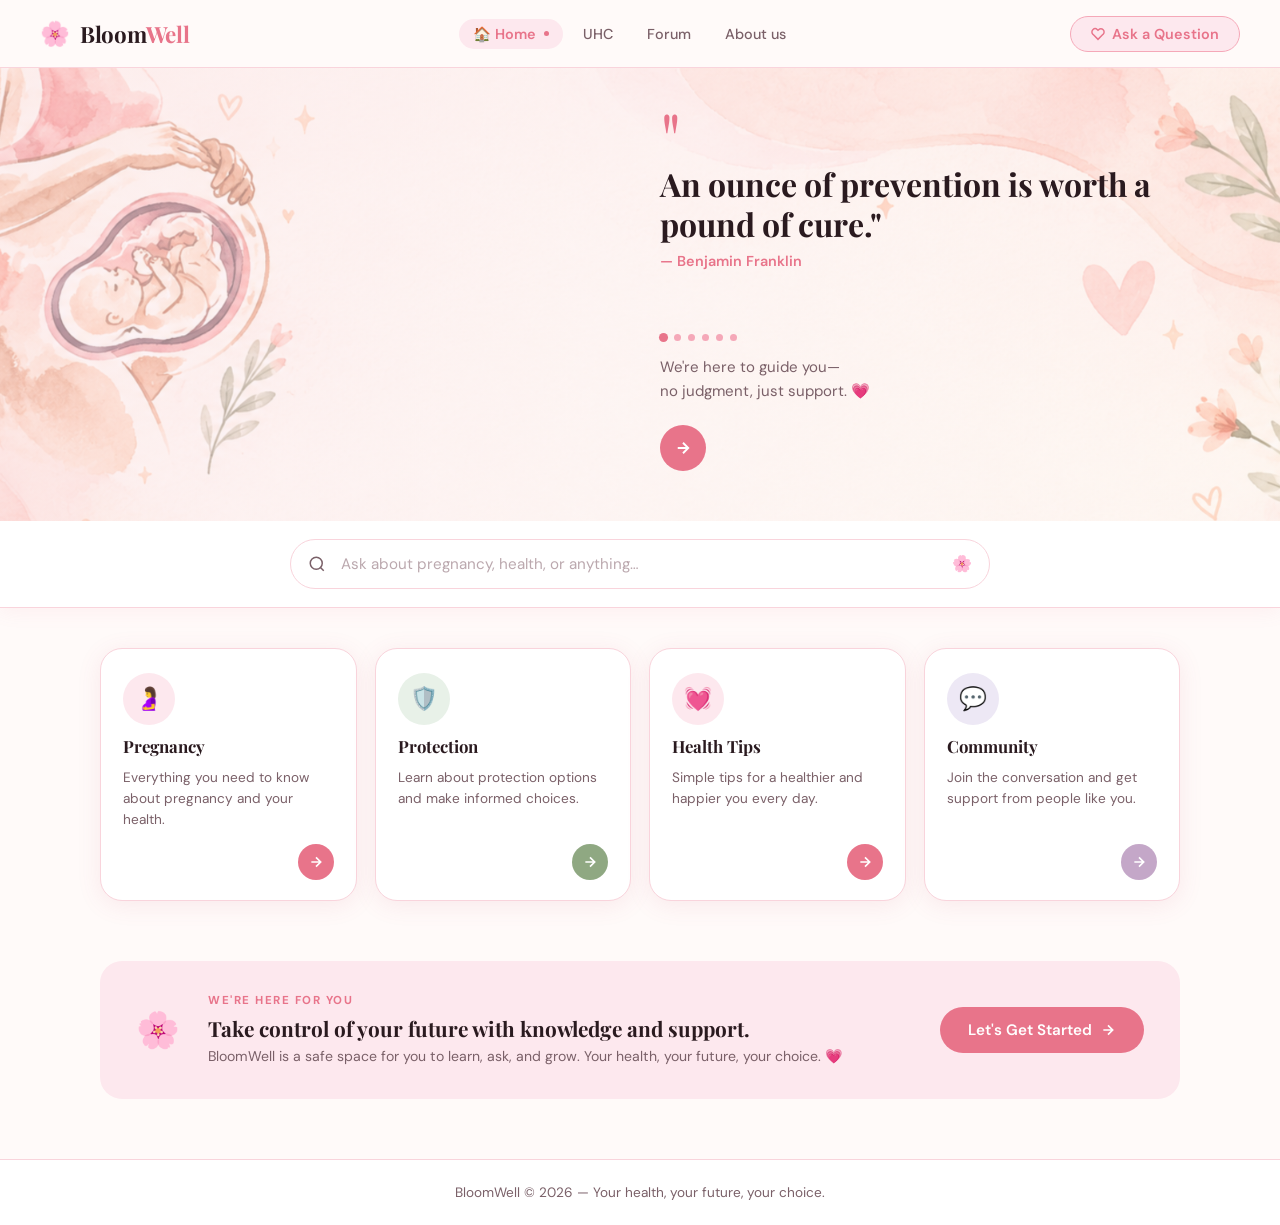
<file: index.html>
<!DOCTYPE html>
<html lang="en">
<head>
<meta charset="UTF-8">
<meta name="viewport" content="width=device-width, initial-scale=1.0">
<title>BloomWell — Home</title>
<link rel="stylesheet" href="style.css">
<style>
.hero {
  position: relative;
  min-height: 420px;
  margin-top: 68px;
  display: grid;
  grid-template-columns: 1fr 1fr;
  align-items: center;
  overflow: hidden;
  background: linear-gradient(120deg,#fce8ed 0%,#fdf0f4 40%,#fef5f0 70%,#fdf0f8 100%);
}

.hero-bg {
  position: absolute; inset: 0;
  background-image: url(indexImg.png);
  background-size: cover; background-position: center; z-index: 0;
}
.hero-bg-overlay {
  position: absolute; inset: 0;
  background: linear-gradient(100deg,rgba(252,232,237,0.5) 0%,rgba(253,240,244,0.4) 50%,rgba(254,245,240,0.35) 100%);
  z-index: 1; pointer-events: none;
}

.hero-left {
  position: relative; z-index: 3;
  display: flex; align-items: center; justify-content: center;
  height: 100%; min-height: 400px;
}

.hero-right {
  padding: 50px 55px 50px 20px;
  position: relative; z-index: 3;
}
.hero-quote-mark {
  font-family: 'Playfair Display', serif;
  font-size: 4.5rem; line-height: 0.55; color: var(--pink);
  display: block; margin-bottom: 6px;
}
.quote-rotator { position: relative; min-height: 170px; }
.quote-slide {
  position: absolute; top:0; left:0; width:100%;
  opacity:0; transform:translateY(12px);
  transition: opacity .6s ease, transform .6s ease;
  pointer-events: none;
}
.quote-slide.active {
  opacity:1; transform:translateY(0);
  pointer-events: auto; position: relative;
}
.hero-quote {
  font-family: 'Playfair Display', serif;
  font-size: 2rem; font-weight: 700; line-height: 1.25;
  color: var(--text); margin-bottom: 8px;
}
.hero-attribution { color: var(--pink); font-size: .9rem; font-weight: 600; margin-bottom: 12px; }
.quote-dots { display: flex; gap: 7px; margin-bottom: 14px; }
.quote-dot {
  width:7px; height:7px; border-radius:50%;
  background: var(--pink-light); border:none; cursor:pointer; padding:0;
  transition: background .2s, transform .2s;
}
.quote-dot.active { background: var(--pink); transform: scale(1.3); }
.hero-sub { color: var(--text-muted); font-size: .94rem; line-height: 1.6; margin-bottom: 22px; }
.hero-actions { display: flex; align-items: center; gap: 14px; }

/* ── SOLID SEARCH BAR ── */
.search-section {
  background: var(--white);
  border-bottom: 1.5px solid var(--blush);
  padding: 18px 30px;
  box-shadow: 0 4px 18px rgba(232,116,138,0.08);
}
.search-inner { max-width: 700px; margin: 0 auto; }

/* ── FEATURES ── */
.features-section { padding: 40px 30px 60px; max-width: 1140px; margin: 0 auto; }
.features-grid { display: grid; grid-template-columns: repeat(4,1fr); gap: 18px; }
@media(max-width:900px){ .features-grid{ grid-template-columns: repeat(2,1fr); } }
@media(max-width:520px) { .features-grid{ grid-template-columns: 1fr; } }
.feat-card {
  background: var(--white); border: 1px solid var(--blush);
  border-radius: var(--radius-lg); padding: 24px 22px 20px;
  display: flex; flex-direction: column; gap: 10px;
  box-shadow: var(--shadow); transition: transform .2s, box-shadow .2s;
}
.feat-card:hover { transform: translateY(-5px); box-shadow: var(--shadow-md); }
.feat-icon-wrap {
  width:52px; height:52px; border-radius:50%;
  display:flex; align-items:center; justify-content:center;
  font-size:1.4rem; flex-shrink:0;
}
.feat-icon-wrap.pink  { background:#fde8ee; }
.feat-icon-wrap.sage  { background:#e8f1e8; }
.feat-icon-wrap.blush { background:#fde8ee; }
.feat-icon-wrap.mauve { background:#ede8f5; }
.feat-card h3 { font-family:'Playfair Display',serif; font-size:1.05rem; font-weight:700; color:var(--text); }
.feat-card p  { font-size:.85rem; color:var(--text-muted); line-height:1.55; flex:1; }
.feat-card .btn-arrow { width:36px; height:36px; align-self:flex-end; margin-top:4px; }

/* ── BANNER ── */
.banner { max-width:1140px; margin:0 auto 60px; padding:0 30px; }
.banner-inner {
  background: var(--pink-pale); border-radius: var(--radius-lg);
  padding: 32px 36px; display: grid;
  grid-template-columns: auto 1fr auto; align-items: center; gap: 28px;
}
@media(max-width:700px){
  .banner-inner{ grid-template-columns:1fr; text-align:center; }
  .hero{ grid-template-columns:1fr; }
  .hero-left{ display:none; }
  .hero-right{ padding:50px 24px 40px; }
  .hero-quote{ font-size:1.6rem; }
}
.banner-icon { font-size:2.2rem; }
.banner-eyebrow { font-size:.72rem; font-weight:700; letter-spacing:1.5px; text-transform:uppercase; color:var(--pink); margin-bottom:6px; }
.banner h2 { font-family:'Playfair Display',serif; font-size:1.3rem; font-weight:700; color:var(--text); }
.banner-desc { font-size:.88rem; color:var(--text-muted); margin-top:4px; line-height:1.5; }
</style>
</head>
<body>

<nav class="navbar">
  <a href="index.html" class="navbar-logo">
    <span class="logo-icon">🌸</span>
    <span class="logo-text">Bloom<span>Well</span></span>
  </a>
  <ul class="navbar-links">
    <li><a href="index.html" class="active">🏠 Home</a></li>
    <li><a href="uhc.html">UHC</a></li>
    <li><a href="forum.html">Forum</a></li>
    <li><a href="aboutus.html">About us</a></li>
  </ul>
  <a href="forum.html" class="btn-ask">
    <svg width="14" height="14" viewBox="0 0 24 24" fill="none" stroke="currentColor" stroke-width="2.5"><path d="M20.84 4.61a5.5 5.5 0 0 0-7.78 0L12 5.67l-1.06-1.06a5.5 5.5 0 0 0-7.78 7.78l1.06 1.06L12 21.23l7.78-7.78 1.06-1.06a5.5 5.5 0 0 0 0-7.78z"></path></svg>
    Ask a Question
  </a>
</nav>

<section class="hero" id="hero">
  <div class="hero-bg"></div>
  <div class="hero-bg-overlay"></div>

  <div class="hero-left">
    <!-- Left side is empty and ready for your background image -->
  </div>

  <!-- RIGHT — Quote -->
  <div class="hero-right">
    <span class="hero-quote-mark">"</span>
    <div class="quote-rotator" id="quoteRotator"></div>
    <div class="quote-dots" id="quoteDots"></div>
    <p class="hero-sub">We're here to guide you—<br>no judgment, just support. 💗</p>
    <div class="hero-actions">
      <a href="forum.html" class="btn-arrow">
        <svg width="18" height="18" viewBox="0 0 24 24" fill="none" stroke="currentColor" stroke-width="2.5"><path d="M5 12h14M12 5l7 7-7 7"/></svg>
      </a>
    </div>
  </div>
</section>

<!-- SOLID SEARCH BAR -->
<div class="search-section">
  <div class="search-inner">
    <div class="search-wrap">
      <svg class="search-ico" width="18" height="18" viewBox="0 0 24 24" fill="none" stroke="currentColor" stroke-width="2"><circle cx="11" cy="11" r="8"/><path d="m21 21-4.35-4.35"/></svg>
      <input class="search-input" type="text" placeholder="Ask about pregnancy, health, or anything…">
      <span class="search-flower">🌸</span>
    </div>
  </div>
</div>

<!-- FEATURES -->
<section class="features-section">
  <div class="features-grid">
    <div class="feat-card">
      <div class="feat-icon-wrap pink">🤰</div>
      <h3>Pregnancy</h3>
      <p>Everything you need to know about pregnancy and your health.</p>
      <a href="uhc.html" class="btn-arrow"><svg width="16" height="16" viewBox="0 0 24 24" fill="none" stroke="currentColor" stroke-width="2.5"><path d="M5 12h14M12 5l7 7-7 7"/></svg></a>
    </div>
    <div class="feat-card">
      <div class="feat-icon-wrap sage">🛡️</div>
      <h3>Protection</h3>
      <p>Learn about protection options and make informed choices.</p>
      <a href="uhc.html" class="btn-arrow" style="background:var(--sage);"><svg width="16" height="16" viewBox="0 0 24 24" fill="none" stroke="currentColor" stroke-width="2.5"><path d="M5 12h14M12 5l7 7-7 7"/></svg></a>
    </div>
    <div class="feat-card">
      <div class="feat-icon-wrap blush">💓</div>
      <h3>Health Tips</h3>
      <p>Simple tips for a healthier and happier you every day.</p>
      <a href="uhc.html" class="btn-arrow"><svg width="16" height="16" viewBox="0 0 24 24" fill="none" stroke="currentColor" stroke-width="2.5"><path d="M5 12h14M12 5l7 7-7 7"/></svg></a>
    </div>
    <div class="feat-card">
      <div class="feat-icon-wrap mauve">💬</div>
      <h3>Community</h3>
      <p>Join the conversation and get support from people like you.</p>
      <a href="forum.html" class="btn-arrow" style="background:var(--mauve);"><svg width="16" height="16" viewBox="0 0 24 24" fill="none" stroke="currentColor" stroke-width="2.5"><path d="M5 12h14M12 5l7 7-7 7"/></svg></a>
    </div>
  </div>
</section>

<!-- BANNER -->
<div class="banner">
  <div class="banner-inner">
    <span class="banner-icon">🌸</span>
    <div>
      <p class="banner-eyebrow">We're here for you</p>
      <h2>Take control of your future with knowledge and support.</h2>
      <p class="banner-desc">BloomWell is a safe space for you to learn, ask, and grow. Your health, your future, your choice. 💗</p>
    </div>
    <a href="uhc.html" class="btn-primary">
      Let's Get Started
      <svg width="16" height="16" viewBox="0 0 24 24" fill="none" stroke="currentColor" stroke-width="2.5"><path d="M5 12h14M12 5l7 7-7 7"/></svg>
    </a>
  </div>
</div>

<footer>BloomWell © 2026 — Your health, your future, your choice.</footer>

<script>
const quotes = [
  { text: "An ounce of prevention is worth a pound of cure.", author: "Benjamin Franklin" },
  { text: "The greatest wealth is health.", author: "Virgil" },
  { text: "Take care of your body. It's the only place you have to live.", author: "Jim Rohn" },
  { text: "Health is not valued till sickness comes.", author: "Thomas Fuller" },
  { text: "Knowing yourself is the beginning of all wisdom.", author: "Aristotle" },
  { text: "Your body hears everything your mind says. Stay kind to yourself.", author: "Naomi Judd" },
];
let currentQuote=0, quoteTimer;
const rotator=document.getElementById('quoteRotator'), dotsEl=document.getElementById('quoteDots');
quotes.forEach((q,i)=>{
  const slide=document.createElement('div');
  slide.className='quote-slide'+(i===0?' active':'');
  slide.innerHTML=`<h1 class="hero-quote">${q.text}"</h1><p class="hero-attribution">— ${q.author}</p>`;
  rotator.appendChild(slide);
  const dot=document.createElement('button');
  dot.className='quote-dot'+(i===0?' active':'');
  dot.setAttribute('aria-label','Quote '+(i+1));
  dot.onclick=()=>goToQuote(i);
  dotsEl.appendChild(dot);
});
function goToQuote(idx){
  const slides=rotator.querySelectorAll('.quote-slide'), dots=dotsEl.querySelectorAll('.quote-dot');
  slides[currentQuote].classList.remove('active'); dots[currentQuote].classList.remove('active');
  currentQuote=idx;
  slides[currentQuote].classList.add('active'); dots[currentQuote].classList.add('active');
  resetTimer();
}
function nextQuote(){ goToQuote((currentQuote+1)%quotes.length); }
function resetTimer(){ clearInterval(quoteTimer); quoteTimer=setInterval(nextQuote,5000); }
resetTimer();
</script>
</body>
</html>
</file>
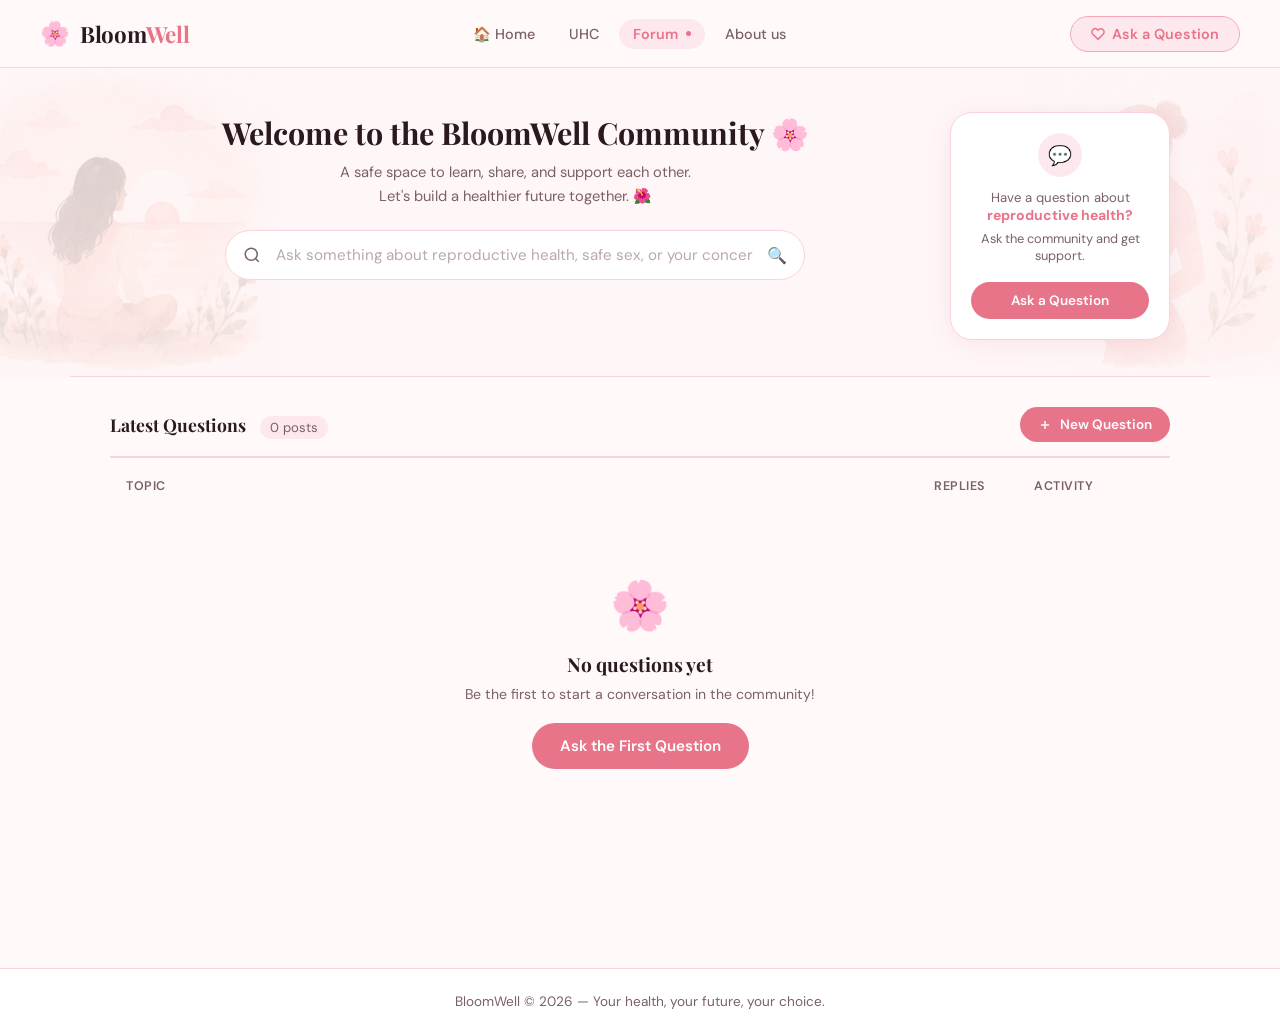
<file: forum.html>
<!DOCTYPE html>
<html lang="en">
<head>
<meta charset="UTF-8">
<meta name="viewport" content="width=device-width, initial-scale=1.0">
<title>BloomWell — Forum</title>
<link rel="stylesheet" href="style.css">
<style>
.forum-page { margin-top: 68px; background: var(--cream); min-height: 100vh; }

/* ── HERO ── */
.forum-hero-wrap { position: relative; overflow: hidden; }

.forum-hero-base {
  position: absolute; inset: 0;
  background: linear-gradient(135deg, #fce8ed 0%, #fdf4f8 40%, #f8f0fc 70%, #fdf0f4 100%);
  z-index: 0;
}

.forum-hero-bg {
  position: absolute; inset: 0;
  background-image: url(forumImg.png);
  background-size: cover; background-position: center;
  z-index: 1;
}

.forum-hero-overlay {
  position: absolute; inset: 0;
  background: rgba(255,248,250,0.78);
  z-index: 2; pointer-events: none;
}

.forum-hero {
  position: relative; z-index: 3;
  background: transparent;
  border-bottom: 1px solid var(--blush);
  padding: 44px 40px 36px;
  display: grid;
  grid-template-columns: 1fr auto;
  align-items: start; gap: 30px;
  max-width: 1140px; margin: 0 auto;
}
@media(max-width:768px){ .forum-hero{ grid-template-columns:1fr; } }

.forum-hero-main { text-align: center; }
.forum-title { font-family:'Playfair Display',serif; font-size:1.9rem; font-weight:700; color:var(--text); margin-bottom:8px; }
.forum-subtitle { color:var(--text-muted); font-size:.92rem; line-height:1.6; margin-bottom:22px; }
.forum-search-wrap { max-width:580px; margin:0 auto; }

.ask-sidebar {
  background:var(--white); border:1.5px solid var(--blush);
  border-radius:var(--radius-lg); padding:20px; max-width:220px;
  box-shadow:var(--shadow); text-align:center; flex-shrink:0;
}
.ask-sidebar .sidebar-icon {
  width:44px; height:44px; background:var(--pink-pale); border-radius:50%;
  display:flex; align-items:center; justify-content:center;
  font-size:1.2rem; margin:0 auto 12px;
}
.ask-sidebar p { font-size:.82rem; color:var(--text-muted); margin-bottom:4px; }
.ask-sidebar strong { color:var(--pink); font-size:.88rem; }
.ask-sidebar .btn-primary { width:100%; justify-content:center; margin-top:14px; font-size:.85rem; padding:10px; }

/* ── BODY ── */
.forum-body { max-width:1140px; margin:0 auto; padding:30px 40px 80px; }
@media(max-width:600px){ .forum-body{ padding:20px 16px 60px; } }
.forum-header-row { display:flex; align-items:center; justify-content:space-between; margin-bottom:20px; padding-bottom:14px; border-bottom:2px solid var(--blush); flex-wrap:wrap; gap:12px; }
.forum-label { font-family:'Playfair Display',serif; font-size:1.1rem; font-weight:700; color:var(--text); }
.forum-count { font-size:.82rem; color:var(--text-muted); background:var(--pink-pale); padding:3px 10px; border-radius:var(--radius-pill); margin-left:10px; }
.forum-table-header { display:grid; grid-template-columns:1fr 100px 120px; padding:0 16px 10px; font-size:.78rem; font-weight:600; color:var(--text-muted); letter-spacing:.5px; text-transform:uppercase; }
@media(max-width:700px){ .forum-table-header{ display:none; } }

.thread-list { display:flex; flex-direction:column; gap:8px; }
.thread-row {
  background:var(--white); border:1px solid var(--blush);
  border-radius:var(--radius); padding:16px 20px;
  display:grid; grid-template-columns:1fr 100px 120px 36px;
  align-items:center; gap:10px;
  transition:box-shadow .2s, transform .15s;
}
.thread-row:hover { box-shadow:var(--shadow-md); transform:translateY(-2px); }
@media(max-width:700px){ .thread-row{ grid-template-columns:1fr auto; } }
.thread-main { cursor:pointer; }
.thread-top { display:flex; align-items:center; gap:8px; margin-bottom:5px; flex-wrap:wrap; }
.thread-title { font-weight:600; font-size:.97rem; color:var(--text); line-height:1.3; margin-bottom:4px; }
.thread-excerpt { font-size:.83rem; color:var(--text-muted); line-height:1.45; }
.thread-dot { color:var(--text-muted); font-size:.75rem; }
.thread-source { font-size:.78rem; color:var(--text-muted); }
.thread-stat { display:flex; align-items:center; gap:5px; font-size:.83rem; color:var(--text-muted); cursor:pointer; }
.thread-stat svg { color:var(--pink-light); }
.thread-time { font-size:.8rem; color:var(--text-muted); cursor:pointer; }
.btn-delete-thread {
  width:32px; height:32px; border-radius:50%;
  background:transparent; border:1.5px solid #fde8ee;
  color:#e88; cursor:pointer; display:flex; align-items:center; justify-content:center;
  transition:background .2s, color .2s; flex-shrink:0;
}
.btn-delete-thread:hover { background:#fde8ee; color:var(--rose); }
.empty-state { text-align:center; padding:70px 20px; display:none; }
.empty-state .empty-icon { font-size:3rem; margin-bottom:14px; }
.empty-state h3 { font-family:'Playfair Display',serif; font-size:1.2rem; color:var(--text); margin-bottom:8px; }
.empty-state p { font-size:.88rem; color:var(--text-muted); margin-bottom:20px; }

/* Thread detail */
.thread-detail { display:none; position:fixed; inset:0; z-index:1500; background:rgba(42,26,31,.45); align-items:flex-start; justify-content:center; padding:90px 20px 20px; overflow-y:auto; }
.thread-detail.open { display:flex; }
.detail-box { background:var(--white); border-radius:var(--radius-lg); width:100%; max-width:680px; box-shadow:0 20px 60px rgba(42,26,31,.18); overflow:hidden; animation:slideUp .25s ease; position:relative; margin-bottom:20px; }
@keyframes slideUp { from{transform:translateY(24px);opacity:0} to{transform:translateY(0);opacity:1} }
.detail-header { padding:28px 28px 20px; border-bottom:1px solid var(--blush); }
.detail-close { position:absolute; top:16px; right:16px; background:var(--pink-pale); border:none; width:32px; height:32px; border-radius:50%; cursor:pointer; display:flex; align-items:center; justify-content:center; color:var(--pink); font-size:1rem; transition:background .2s; }
.detail-close:hover { background:var(--blush); }
.detail-tag-row { display:flex; align-items:center; gap:8px; margin-bottom:10px; }
.detail-source { font-size:.78rem; color:var(--text-muted); }
.detail-title { font-family:'Playfair Display',serif; font-size:1.25rem; font-weight:700; color:var(--text); line-height:1.35; margin-bottom:10px; padding-right:40px; }
.detail-excerpt { font-size:.9rem; color:var(--text-muted); line-height:1.6; }
.detail-meta { display:flex; align-items:center; gap:16px; margin-top:14px; font-size:.8rem; color:var(--text-muted); }
.detail-meta span { display:flex; align-items:center; gap:4px; }
.replies-section { padding:20px 28px; border-bottom:1px solid var(--blush); max-height:320px; overflow-y:auto; }
.replies-title { font-size:.82rem; font-weight:700; text-transform:uppercase; letter-spacing:.8px; color:var(--text-muted); margin-bottom:14px; }
.reply-item { display:flex; gap:12px; margin-bottom:16px; animation:fadeIn .2s ease; position:relative; }
@keyframes fadeIn { from{opacity:0;transform:translateY(6px)} to{opacity:1;transform:translateY(0)} }
.reply-avatar { width:34px; height:34px; border-radius:50%; flex-shrink:0; display:flex; align-items:center; justify-content:center; font-size:.75rem; font-weight:700; color:var(--white); }
.reply-bubble { flex:1; background:var(--pink-pale); border-radius:0 var(--radius) var(--radius) var(--radius); padding:10px 14px; position:relative; }
.reply-bubble .reply-name { font-size:.75rem; font-weight:700; color:var(--pink); margin-bottom:4px; }
.reply-bubble .reply-text { font-size:.88rem; color:var(--text); line-height:1.5; }
.reply-bubble .reply-time { font-size:.72rem; color:var(--text-muted); margin-top:5px; }
.btn-delete-reply { position:absolute; top:8px; right:8px; background:transparent; border:none; cursor:pointer; color:#e8a8a8; font-size:.75rem; padding:2px 5px; border-radius:4px; transition:background .2s,color .2s; line-height:1; }
.btn-delete-reply:hover { background:#fde8ee; color:var(--rose); }
.no-replies { text-align:center; padding:20px 0; font-size:.85rem; color:var(--text-muted); }
.reply-input-area { padding:18px 28px 24px; }
.reply-input-row { display:flex; gap:10px; align-items:flex-end; }
.reply-textarea { flex:1; padding:12px 16px; border:1.5px solid var(--blush); border-radius:var(--radius); font-family:'DM Sans',sans-serif; font-size:.9rem; color:var(--text); background:var(--cream); outline:none; resize:none; transition:border-color .2s,box-shadow .2s; min-height:56px; max-height:120px; }
.reply-textarea:focus { border-color:var(--pink-light); box-shadow:0 0 0 4px rgba(232,116,138,.10); background:var(--white); }
.reply-textarea::placeholder { color:#bba8ae; }
.btn-reply { background:var(--pink); color:var(--white); border:none; padding:12px 20px; border-radius:var(--radius); font-family:'DM Sans',sans-serif; font-size:.88rem; font-weight:600; cursor:pointer; display:flex; align-items:center; gap:6px; transition:background .2s,transform .15s; flex-shrink:0; }
.btn-reply:hover { background:var(--rose); transform:translateY(-1px); }

/* Modal */
.modal-overlay { display:none; position:fixed; inset:0; background:rgba(42,26,31,.45); z-index:2000; align-items:center; justify-content:center; }
.modal-overlay.open { display:flex; }
.modal-box { background:var(--white); border-radius:var(--radius-lg); padding:36px 32px; max-width:480px; width:94%; box-shadow:0 20px 60px rgba(42,26,31,.2); position:relative; animation:modalIn .25s ease; }
@keyframes modalIn { from{transform:translateY(20px);opacity:0} to{transform:translateY(0);opacity:1} }
.modal-close { position:absolute; top:16px; right:16px; background:var(--pink-pale); border:none; width:32px; height:32px; border-radius:50%; cursor:pointer; display:flex; align-items:center; justify-content:center; color:var(--pink); font-size:1rem; transition:background .2s; }
.modal-close:hover { background:var(--blush); }
.modal-title { font-family:'Playfair Display',serif; font-size:1.3rem; font-weight:700; margin-bottom:6px; }
.modal-sub { font-size:.85rem; color:var(--text-muted); margin-bottom:24px; }
.form-group { margin-bottom:16px; }
.form-label { display:block; font-size:.82rem; font-weight:600; color:var(--text); margin-bottom:6px; }
.form-input,.form-textarea { width:100%; padding:12px 16px; border:1.5px solid var(--blush); border-radius:var(--radius); font-family:'DM Sans',sans-serif; font-size:.92rem; color:var(--text); background:var(--cream); outline:none; transition:border-color .2s,box-shadow .2s; resize:none; }
.form-input:focus,.form-textarea:focus { border-color:var(--pink-light); box-shadow:0 0 0 4px rgba(232,116,138,.10); background:var(--white); }
.tag-selector { display:flex; flex-wrap:wrap; gap:8px; margin-top:8px; }
.tag-opt { padding:5px 12px; border-radius:var(--radius-pill); font-size:.78rem; font-weight:600; cursor:pointer; border:1.5px solid transparent; transition:all .15s; }
.tag-opt:hover { opacity:.85; }
.tag-opt.selected { box-shadow:0 0 0 2px var(--pink); }
.modal-footer { display:flex; justify-content:flex-end; gap:10px; margin-top:8px; }
.btn-cancel { background:var(--pink-pale); color:var(--pink); border:none; padding:10px 22px; border-radius:var(--radius-pill); font-family:'DM Sans',sans-serif; font-size:.9rem; font-weight:600; cursor:pointer; transition:background .2s; }
.btn-cancel:hover { background:var(--blush); }

/* Toast */
.confirm-toast { position:fixed; bottom:30px; left:50%; transform:translateX(-50%); background:var(--text); color:var(--white); padding:14px 24px; border-radius:var(--radius-pill); font-size:.88rem; font-weight:500; display:flex; align-items:center; gap:14px; box-shadow:0 8px 30px rgba(0,0,0,.2); z-index:3000; opacity:0; pointer-events:none; transition:opacity .25s; }
.confirm-toast.show { opacity:1; pointer-events:auto; }
.confirm-toast button { background:var(--pink); color:var(--white); border:none; padding:6px 16px; border-radius:var(--radius-pill); font-family:'DM Sans',sans-serif; font-size:.82rem; font-weight:700; cursor:pointer; }
.confirm-toast .toast-cancel { background:rgba(255,255,255,.15); }
</style>
</head>
<body>

<nav class="navbar">
  <a href="index.html" class="navbar-logo">
    <span class="logo-icon">🌸</span>
    <span class="logo-text">Bloom<span>Well</span></span>
  </a>
  <ul class="navbar-links">
    <li><a href="index.html">🏠 Home</a></li>
    <li><a href="uhc.html">UHC</a></li>
    <li><a href="forum.html" class="active">Forum</a></li>
    <li><a href="aboutus.html">About us</a></li>
  </ul>
  <button class="btn-ask" onclick="openModal()">
    <svg width="14" height="14" viewBox="0 0 24 24" fill="none" stroke="currentColor" stroke-width="2.5"><path d="M20.84 4.61a5.5 5.5 0 0 0-7.78 0L12 5.67l-1.06-1.06a5.5 5.5 0 0 0-7.78 7.78l1.06 1.06L12 21.23l7.78-7.78 1.06-1.06a5.5 5.5 0 0 0 0-7.78z"></path></svg>
    Ask a Question
  </button>
</nav>

<div class="forum-page">
  <div class="forum-hero-wrap">
    <div class="forum-hero-base"></div>
    <div class="forum-hero-bg"></div>
    <div class="forum-hero-overlay"></div>

    <div class="forum-hero">
      <div class="forum-hero-main">
        <h1 class="forum-title">Welcome to the BloomWell Community 🌸</h1>
        <p class="forum-subtitle">A safe space to learn, share, and support each other.<br>Let's build a healthier future together. 🌺</p>
        <div class="forum-search-wrap">
          <div class="search-wrap">
            <svg class="search-ico" width="18" height="18" viewBox="0 0 24 24" fill="none" stroke="currentColor" stroke-width="2"><circle cx="11" cy="11" r="8"/><path d="m21 21-4.35-4.35"/></svg>
            <input class="search-input" id="searchInput" type="text" placeholder="Ask something about reproductive health, safe sex, or your concerns…" oninput="filterThreads(this.value)">
            <span class="search-flower">🔍</span>
          </div>
        </div>
      </div>
      <div class="ask-sidebar">
        <div class="sidebar-icon">💬</div>
        <p>Have a question about <strong>reproductive health?</strong></p>
        <p style="font-size:.8rem;color:var(--text-muted);margin-top:6px;">Ask the community and get support.</p>
        <button class="btn-primary" onclick="openModal()">Ask a Question</button>
      </div>
    </div>
  </div>

  <!-- THREAD LIST -->
  <div class="forum-body">
    <div class="forum-header-row">
      <div>
        <span class="forum-label">Latest Questions</span>
        <span class="forum-count" id="threadCount">0 posts</span>
      </div>
      <button class="btn-primary" onclick="openModal()" style="font-size:.85rem;padding:9px 18px;">
        <svg width="14" height="14" viewBox="0 0 24 24" fill="none" stroke="currentColor" stroke-width="2.5"><line x1="12" y1="5" x2="12" y2="19"/><line x1="5" y1="12" x2="19" y2="12"/></svg>
        New Question
      </button>
    </div>
    <div class="forum-table-header">
      <span>Topic</span><span>Replies</span><span>Activity</span>
    </div>
    <div class="thread-list" id="threadList"></div>
    <div class="empty-state" id="emptyState">
      <div class="empty-icon">🌸</div>
      <h3>No questions yet</h3>
      <p>Be the first to start a conversation in the community!</p>
      <button class="btn-primary" onclick="openModal()">Ask the First Question</button>
    </div>
  </div>
</div>

<!-- THREAD DETAIL -->
<div class="thread-detail" id="threadDetail" onclick="handleDetailOverlay(event)">
  <div class="detail-box">
    <button class="detail-close" onclick="closeDetail()">✕</button>
    <div class="detail-header">
      <div class="detail-tag-row">
        <span class="tag" id="detailTag"></span>
        <span class="thread-dot">•</span>
        <span class="detail-source" id="detailSource"></span>
      </div>
      <h2 class="detail-title" id="detailTitle"></h2>
      <p class="detail-excerpt" id="detailExcerpt"></p>
      <div class="detail-meta">
        <span><svg width="13" height="13" viewBox="0 0 24 24" fill="none" stroke="currentColor" stroke-width="2"><path d="M21 15a2 2 0 0 1-2 2H7l-4 4V5a2 2 0 0 1 2-2h14a2 2 0 0 1 2 2z"></path></svg><span id="detailReplyCount">0</span> replies</span>
        <span>🕐 <span id="detailTime"></span></span>
      </div>
    </div>
    <div class="replies-section" id="repliesSection">
      <div class="replies-title">Replies</div>
      <div id="repliesList"></div>
    </div>
    <div class="reply-input-area">
      <div class="reply-input-row">
        <textarea class="reply-textarea" id="replyText" placeholder="Write a supportive reply… 💗" rows="2"></textarea>
        <button class="btn-reply" onclick="submitReply()">
          <svg width="14" height="14" viewBox="0 0 24 24" fill="none" stroke="currentColor" stroke-width="2.5"><line x1="22" y1="2" x2="11" y2="13"/><polygon points="22 2 15 22 11 13 2 9 22 2"/></svg>
          Reply
        </button>
      </div>
    </div>
  </div>
</div>

<!-- ASK MODAL -->
<div class="modal-overlay" id="modalOverlay" onclick="handleOverlayClick(event)">
  <div class="modal-box">
    <button class="modal-close" onclick="closeModal()">✕</button>
    <h2 class="modal-title">Ask the Community 💗</h2>
    <p class="modal-sub">Post your question anonymously. We're here to help.</p>
    <div class="form-group">
      <label class="form-label">Title</label>
      <input class="form-input" id="qTitle" placeholder="What's your question?">
    </div>
    <div class="form-group">
      <label class="form-label">Description</label>
      <textarea class="form-textarea" id="qDesc" rows="4" placeholder="Add more context…"></textarea>
    </div>
    <div class="form-group">
      <label class="form-label">Tag</label>
      <div class="tag-selector">
        <span class="tag-opt tag-pink selected" data-val="Reproductive Health" data-cls="tag-pink" onclick="selectTag(this)">Reproductive Health</span>
        <span class="tag-opt tag-purple" data-val="Contraception" data-cls="tag-purple" onclick="selectTag(this)">Contraception</span>
        <span class="tag-opt tag-green" data-val="Relationships" data-cls="tag-green" onclick="selectTag(this)">Relationships</span>
        <span class="tag-opt tag-orange" data-val="Teenage Pregnancy" data-cls="tag-orange" onclick="selectTag(this)">Teenage Pregnancy</span>
        <span class="tag-opt tag-teal" data-val="Sexual Health" data-cls="tag-teal" onclick="selectTag(this)">Sexual Health</span>
        <span class="tag-opt tag-yellow" data-val="Support" data-cls="tag-yellow" onclick="selectTag(this)">Support</span>
      </div>
    </div>
    <div class="modal-footer">
      <button class="btn-cancel" onclick="closeModal()">Cancel</button>
      <button class="btn-primary" onclick="postQuestion()">Post Question</button>
    </div>
  </div>
</div>

<div class="confirm-toast" id="confirmToast">
  <span id="toastMsg">Delete this?</span>
  <button id="toastConfirmBtn">Delete</button>
  <button class="toast-cancel" onclick="dismissToast()">Cancel</button>
</div>

<footer>BloomWell © 2026 — Your health, your future, your choice.</footer>

<script>
const avatarColors=['#e8748a','#8fa882','#c4a7c8','#7ab8d4','#d4a870','#a870d4'];
function randColor(){ return avatarColors[Math.floor(Math.random()*avatarColors.length)]; }
function now(){ return new Date().toLocaleTimeString([],{hour:'2-digit',minute:'2-digit'}); }
const STORE_KEY='bw_forum_v3';
let allThreads=JSON.parse(localStorage.getItem(STORE_KEY)||'[]');
let selectedTag='Reproductive Health', selectedTagCls='tag-pink', activeId=null, pendingDelete=null;
function save(){ localStorage.setItem(STORE_KEY,JSON.stringify(allThreads)); }
function selectTag(el){ document.querySelectorAll('.tag-opt').forEach(t=>t.classList.remove('selected')); el.classList.add('selected'); selectedTag=el.dataset.val; selectedTagCls=el.dataset.cls; }
function openModal(){ document.getElementById('modalOverlay').classList.add('open'); }
function closeModal(){ document.getElementById('modalOverlay').classList.remove('open'); }
function handleOverlayClick(e){ if(e.target===e.currentTarget) closeModal(); }
function postQuestion(){
  const title=document.getElementById('qTitle').value.trim(), desc=document.getElementById('qDesc').value.trim();
  if(!title||!desc){ alert('Please fill in both fields.'); return; }
  allThreads.unshift({id:Date.now(),title,tag:selectedTag,tagClass:selectedTagCls,source:'Anonymous',excerpt:desc,time:now(),replies:[]});
  save(); closeModal();
  document.getElementById('qTitle').value=''; document.getElementById('qDesc').value='';
  renderList(allThreads);
}
function openDetail(id){
  const t=allThreads.find(x=>x.id===id); if(!t) return;
  activeId=id;
  const tagEl=document.getElementById('detailTag');
  tagEl.className='tag '+t.tagClass; tagEl.textContent=t.tag;
  document.getElementById('detailSource').textContent=t.source;
  document.getElementById('detailTitle').textContent=t.title;
  document.getElementById('detailExcerpt').textContent=t.excerpt;
  document.getElementById('detailTime').textContent=t.time;
  document.getElementById('replyText').value='';
  renderReplies(t.replies||[]);
  document.getElementById('threadDetail').classList.add('open');
  document.body.style.overflow='hidden';
}
function closeDetail(){ document.getElementById('threadDetail').classList.remove('open'); document.body.style.overflow=''; activeId=null; }
function handleDetailOverlay(e){ if(e.target===e.currentTarget) closeDetail(); }
function renderReplies(replies){
  const list=document.getElementById('repliesList'), count=document.getElementById('detailReplyCount');
  count.textContent=replies.length; list.innerHTML='';
  if(!replies.length){ list.innerHTML='<div class="no-replies">No replies yet — be the first to respond! 💗</div>'; return; }
  replies.forEach((r,idx)=>{
    const div=document.createElement('div'); div.className='reply-item';
    div.innerHTML=`<div class="reply-avatar" style="background:${r.color}">${r.initials}</div>
      <div class="reply-bubble"><div class="reply-name">${r.name}</div><div class="reply-text">${r.text}</div><div class="reply-time">${r.time}</div>
      <button class="btn-delete-reply" onclick="askDeleteReply(${activeId},${idx});event.stopPropagation();">✕</button></div>`;
    list.appendChild(div);
  });
  document.getElementById('repliesSection').scrollTop=9999;
}
function submitReply(){
  const text=document.getElementById('replyText').value.trim(); if(!text) return;
  const t=allThreads.find(x=>x.id===activeId); if(!t) return;
  if(!t.replies) t.replies=[];
  const names=['Community Member','Anonymous','BloomWell User','A Friend'];
  const name=names[Math.floor(Math.random()*names.length)];
  const initials=name.split(' ').map(w=>w[0]).join('').slice(0,2).toUpperCase();
  t.replies.push({name,initials,color:randColor(),text,time:now()});
  save(); renderList(allThreads); renderReplies(t.replies);
  document.getElementById('replyText').value='';
}
function showToast(msg,onConfirm){
  pendingDelete=onConfirm;
  document.getElementById('toastMsg').textContent=msg;
  document.getElementById('toastConfirmBtn').onclick=()=>{ onConfirm(); dismissToast(); };
  document.getElementById('confirmToast').classList.add('show');
  setTimeout(dismissToast,6000);
}
function dismissToast(){ document.getElementById('confirmToast').classList.remove('show'); pendingDelete=null; }
function askDeleteThread(id,event){
  event.stopPropagation();
  showToast('Delete this question?',()=>{ allThreads=allThreads.filter(t=>t.id!==id); save(); if(activeId===id) closeDetail(); renderList(allThreads); });
}
function askDeleteReply(threadId,replyIdx){
  showToast('Delete this reply?',()=>{
    const t=allThreads.find(x=>x.id===threadId); if(!t||!t.replies) return;
    t.replies.splice(replyIdx,1); save(); renderList(allThreads); renderReplies(t.replies);
  });
}
function filterThreads(q){
  const filtered=allThreads.filter(t=>t.title.toLowerCase().includes(q.toLowerCase())||t.excerpt.toLowerCase().includes(q.toLowerCase()));
  renderList(filtered);
}
function renderList(list){
  const container=document.getElementById('threadList'), emptyState=document.getElementById('emptyState'), countEl=document.getElementById('threadCount');
  countEl.textContent=`${allThreads.length} post${allThreads.length!==1?'s':''}`;
  container.innerHTML='';
  if(!list.length){ emptyState.style.display='block'; return; }
  emptyState.style.display='none';
  list.forEach(t=>{
    const rc=(t.replies||[]).length, row=document.createElement('div');
    row.className='thread-row';
    row.innerHTML=`
      <div class="thread-main" onclick="openDetail(${t.id})">
        <div class="thread-top"><span class="tag ${t.tagClass}">${t.tag}</span><span class="thread-dot">•</span><span class="thread-source">${t.source}</span></div>
        <div class="thread-title">${t.title}</div><div class="thread-excerpt">${t.excerpt}</div>
      </div>
      <div class="thread-stat" onclick="openDetail(${t.id})">
        <svg width="14" height="14" viewBox="0 0 24 24" fill="none" stroke="currentColor" stroke-width="2"><path d="M21 15a2 2 0 0 1-2 2H7l-4 4V5a2 2 0 0 1 2-2h14a2 2 0 0 1 2 2z"></path></svg>${rc}
      </div>
      <div class="thread-time" onclick="openDetail(${t.id})">🕐 ${t.time}</div>
      <button class="btn-delete-thread" onclick="askDeleteThread(${t.id},event)">
        <svg width="13" height="13" viewBox="0 0 24 24" fill="none" stroke="currentColor" stroke-width="2.5"><polyline points="3 6 5 6 21 6"/><path d="M19 6l-1 14H6L5 6"/><path d="M10 11v6M14 11v6"/><path d="M9 6V4h6v2"/></svg>
      </button>`;
    container.appendChild(row);
  });
}
renderList(allThreads);
</script>
</body>
</html>
</file>
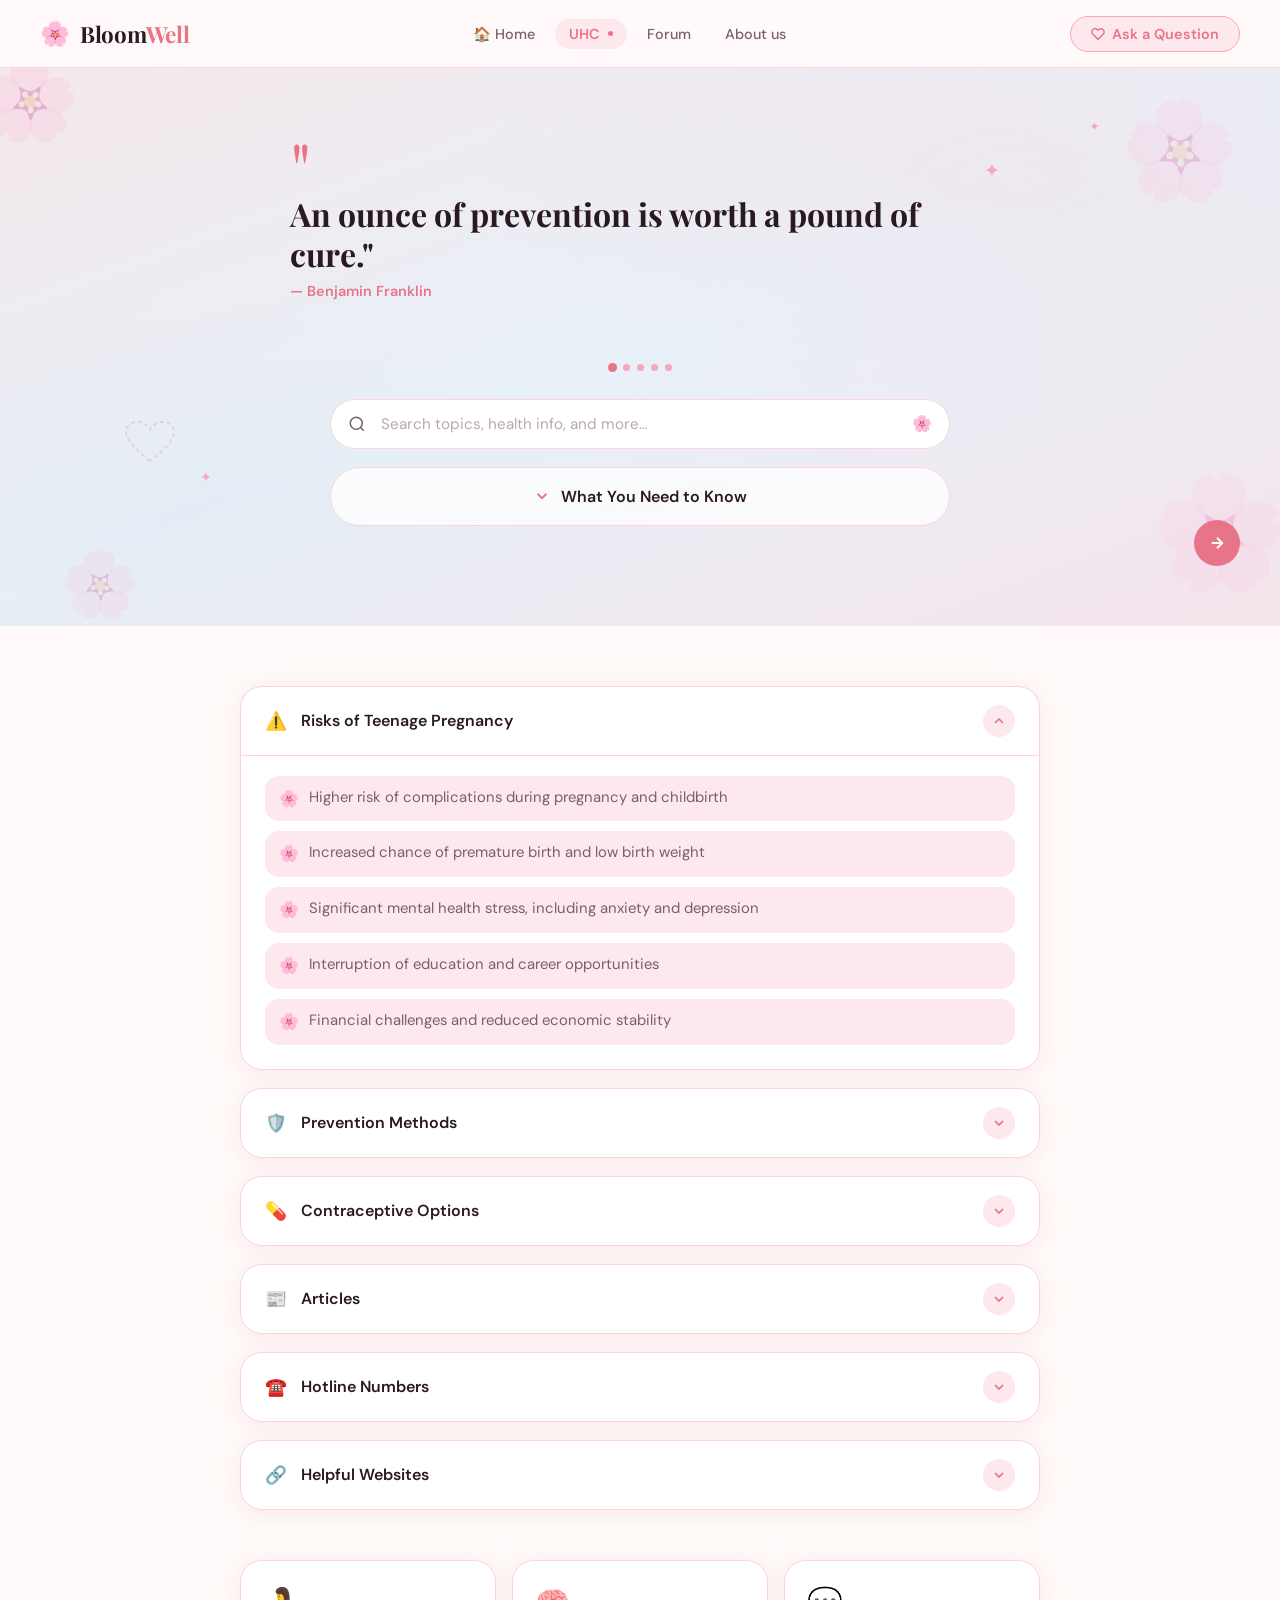
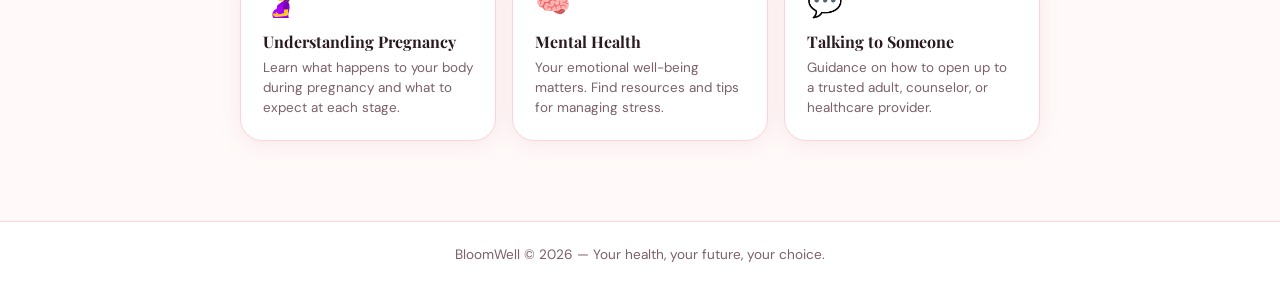
<file: uhc.html>
<!DOCTYPE html>
<html lang="en">
<head>
<meta charset="UTF-8">
<meta name="viewport" content="width=device-width, initial-scale=1.0">
<title>BloomWell — UHC</title>
<link rel="stylesheet" href="style.css">
<style>
.uhc-hero {
  margin-top: 68px;
  position: relative;
  min-height: 480px;
  overflow: hidden;
  display: flex;
  flex-direction: column;
  align-items: center;
  justify-content: center;
  padding: 80px 40px 100px;
  text-align: center;
  background: radial-gradient(ellipse 60% 60% at 80% 20%, #f8dce4 0%, transparent 70%),
              radial-gradient(ellipse 50% 60% at 15% 80%, #dde8f0 0%, transparent 65%),
              linear-gradient(160deg, #f4e8ec 0%, #e8f0f8 50%, #f5e4ec 100%);
}
 
.uhc-hero-bg {
  position: absolute; inset: 0;
  background-size: cover; background-position: center;
  background-color: transparent; z-index: 0;
}
.uhc-hero-overlay {
  position: absolute; inset: 0;
  background: linear-gradient(160deg,rgba(244,232,236,0.72) 0%,rgba(232,240,248,0.62) 50%,rgba(245,228,236,0.68) 100%);
  z-index: 1; pointer-events: none;
}
 
.flower-deco { position:absolute; pointer-events:none; opacity:0.4; font-size:3rem; z-index:3; }
.sparkle-deco { position:absolute; color:var(--pink-light); pointer-events:none; z-index:3; animation:twinkle 2.5s ease-in-out infinite; }
@keyframes twinkle { 0%,100%{opacity:.25;transform:scale(1)} 50%{opacity:.8;transform:scale(1.2)} }
.heart-doodle { position:absolute; left:120px; bottom:160px; opacity:.3; z-index:3; animation:floatAnim 4s ease-in-out infinite; }
@keyframes floatAnim { 0%,100%{transform:translateY(0)} 50%{transform:translateY(-8px)} }
 
.uhc-quote-area {
  position: relative; z-index: 4;
  display: flex; flex-direction: column;
  align-items: center; width: 100%; max-width: 700px;
}
.hero-quote-mark {
  font-family: 'Playfair Display', serif;
  font-size: 4.5rem; line-height: 0.55; color: var(--pink);
  display: block; margin-bottom: 6px; align-self: flex-start;
}
.quote-rotator { position: relative; min-height: 170px; width: 100%; }
.quote-slide {
  position: absolute; top:0; left:0; width:100%;
  opacity:0; transform:translateY(12px);
  transition: opacity .6s ease, transform .6s ease;
  pointer-events:none; text-align: left;
}
.quote-slide.active { opacity:1; transform:translateY(0); pointer-events:auto; position:relative; }
.hero-quote {
  font-family: 'Playfair Display', serif;
  font-size: 2rem; font-weight: 700; line-height: 1.25;
  color: var(--text); margin-bottom: 8px;
}
.hero-quote .highlight { color: var(--pink); }
.hero-attribution { color: var(--pink); font-size: .9rem; font-weight: 600; margin-bottom: 12px; }
.quote-dots { display:flex; gap:7px; margin-bottom:28px; position:relative; z-index:4; justify-content:center; }
.quote-dot {
  width:7px; height:7px; border-radius:50%;
  background:var(--pink-light); border:none; cursor:pointer; padding:0;
  transition: background .2s, transform .2s;
}
.quote-dot.active { background:var(--pink); transform:scale(1.3); }
 
.uhc-search-wrap { position:relative; z-index:4; width:100%; max-width:620px; margin-bottom:18px; }
.uhc-arrow { position:absolute; right:40px; bottom:60px; z-index:5; }
 
/* ── MAIN ── */
.uhc-content { max-width:860px; margin:0 auto; padding:60px 30px 80px; }
.accordion { background:var(--white); border:1.5px solid var(--blush); border-radius:var(--radius-lg); overflow:hidden; box-shadow:var(--shadow); margin-bottom:18px; }
.accordion-header {
  width:100%; display:flex; align-items:center; gap:14px;
  padding:18px 24px; background:none; border:none;
  cursor:pointer; text-align:left;
  font-family:'DM Sans',sans-serif; font-size:1rem; font-weight:600;
  color:var(--text); transition:background .2s;
}
.accordion-header:hover { background:var(--pink-pale); }
.accordion-arrow {
  margin-left:auto; width:32px; height:32px; border-radius:50%;
  background:var(--pink-pale); display:flex; align-items:center; justify-content:center;
  color:var(--pink); transition:transform .3s; flex-shrink:0;
}
.accordion.open .accordion-arrow { transform:rotate(180deg); }

/* ── SCROLLABLE ACCORDION BODY ── */
.accordion-body { max-height:0; overflow:hidden; transition:max-height .4s ease; }
.accordion.open .accordion-body { max-height:420px; overflow-y:auto; }

/* ── PINK SCROLLBAR ── */
.accordion-body::-webkit-scrollbar { width:6px; }
.accordion-body::-webkit-scrollbar-track { background:var(--pink-pale); }
.accordion-body::-webkit-scrollbar-thumb { background:var(--pink-light); border-radius:99px; }
.accordion-body::-webkit-scrollbar-thumb:hover { background:var(--pink); }

.accordion-inner { padding:4px 24px 24px; border-top:1px solid var(--blush); }
.accordion-inner ul { list-style:none; display:flex; flex-direction:column; gap:10px; margin-top:16px; }
.accordion-inner li {
  display:flex; align-items:flex-start; gap:10px;
  font-size:.93rem; color:var(--text-muted); line-height:1.55;
  padding:10px 14px; background:var(--pink-pale); border-radius:var(--radius);
}
.accordion-inner li .li-icon { font-size:1rem; flex-shrink:0; margin-top:1px; }

/* ── VISIBLE LINK STYLING ── */
.accordion-inner li a {
  color: var(--pink);
  text-decoration: underline;
  word-break: break-word;
}
.accordion-inner li a:hover { opacity: 0.75; }

.topic-grid { display:grid; grid-template-columns:repeat(3,1fr); gap:16px; margin-top:50px; }
@media(max-width:720px){ .topic-grid{ grid-template-columns:1fr; } }
.topic-card { background:var(--white); border:1px solid var(--blush); border-radius:var(--radius-lg); padding:22px; box-shadow:var(--shadow); transition:transform .2s; }
.topic-card:hover { transform:translateY(-4px); }
.topic-card .topic-icon { font-size:1.8rem; margin-bottom:10px; }
.topic-card h3 { font-family:'Playfair Display',serif; font-size:1rem; font-weight:700; margin-bottom:6px; }
.topic-card p { font-size:.84rem; color:var(--text-muted); line-height:1.5; }
</style>
</head>
<body>
 
<nav class="navbar">
  <a href="index.html" class="navbar-logo">
    <span class="logo-icon">🌸</span>
    <span class="logo-text">Bloom<span>Well</span></span>
  </a>
  <ul class="navbar-links">
    <li><a href="index.html">🏠 Home</a></li>
    <li><a href="uhc.html" class="active">UHC</a></li>
    <li><a href="forum.html">Forum</a></li>
    <li><a href="aboutus.html">About us</a></li>
  </ul>
  <a href="forum.html" class="btn-ask">
    <svg width="14" height="14" viewBox="0 0 24 24" fill="none" stroke="currentColor" stroke-width="2.5"><path d="M20.84 4.61a5.5 5.5 0 0 0-7.78 0L12 5.67l-1.06-1.06a5.5 5.5 0 0 0-7.78 7.78l1.06 1.06L12 21.23l7.78-7.78 1.06-1.06a5.5 5.5 0 0 0 0-7.78z"></path></svg>
    Ask a Question
  </a>
</nav>
 
<section class="uhc-hero">
  <div class="uhc-hero-bg"></div>
  <div class="uhc-hero-overlay"></div>
 
  <span class="flower-deco" style="top:-20px;left:-20px;font-size:5rem;opacity:.25">🌸</span>
  <span class="flower-deco" style="top:20px;right:40px;font-size:6rem;opacity:.18">🌸</span>
  <span class="flower-deco" style="bottom:20px;right:-10px;font-size:7rem;opacity:.15">🌸</span>
  <span class="flower-deco" style="bottom:0;left:60px;font-size:4rem;opacity:.2">🌸</span>
  <span class="sparkle-deco" style="top:90px;right:280px;font-size:1.2rem">✦</span>
  <span class="sparkle-deco" style="top:50px;right:180px;font-size:.8rem;animation-delay:.5s">✦</span>
  <span class="sparkle-deco" style="bottom:140px;left:200px;font-size:.9rem;animation-delay:1s">✦</span>
  <svg class="heart-doodle" width="60" height="50" viewBox="0 0 60 50">
    <path d="M30 45 C10 30,2 18,8 10 C14 3,25 5,30 14 C35 5,46 3,52 10 C58 18,50 30,30 45Z" stroke="#e8748a" stroke-width="1.5" fill="none" stroke-dasharray="4,3"/>
  </svg>
 
  <div class="uhc-quote-area">
    <span class="hero-quote-mark">"</span>
    <div class="quote-rotator" id="uhcRotator"></div>
  </div>
  <div class="quote-dots" id="uhcDots"></div>
 
  <div class="uhc-search-wrap">
    <div class="search-wrap">
      <svg class="search-ico" width="18" height="18" viewBox="0 0 24 24" fill="none" stroke="currentColor" stroke-width="2"><circle cx="11" cy="11" r="8"/><path d="m21 21-4.35-4.35"/></svg>
      <input class="search-input" type="text" placeholder="Search topics, health info, and more…">
      <span class="search-flower">🌸</span>
    </div>
  </div>
 
  <button class="accordion-header" id="heroDropBtn"
    style="max-width:620px;width:100%;background:rgba(255,255,255,0.75);border:1.5px solid var(--blush);border-radius:var(--radius-pill);backdrop-filter:blur(6px);justify-content:center;gap:10px;position:relative;z-index:4;"
    onclick="toggleHeroAccordion()">
    <svg id="heroArrow" width="18" height="18" viewBox="0 0 24 24" fill="none" stroke="#e8748a" stroke-width="2.5" style="transition:transform .3s"><path d="M6 9l6 6 6-6"/></svg>
    What You Need to Know
  </button>
 
  <a href="#uhc-main" class="btn-arrow uhc-arrow">
    <svg width="18" height="18" viewBox="0 0 24 24" fill="none" stroke="currentColor" stroke-width="2.5"><path d="M5 12h14M12 5l7 7-7 7"/></svg>
  </a>
</section>
 
<main id="uhc-main" class="uhc-content">
  <div class="accordion open" id="acc1">
    <button class="accordion-header" onclick="toggleAcc('acc1')">
      <span style="font-size:1.1rem">⚠️</span> Risks of Teenage Pregnancy
      <span class="accordion-arrow"><svg width="16" height="16" viewBox="0 0 24 24" fill="none" stroke="currentColor" stroke-width="2.5"><path d="M6 9l6 6 6-6"/></svg></span>
    </button>
    <div class="accordion-body"><div class="accordion-inner"><ul>
      <li><span class="li-icon">🌸</span> Higher risk of complications during pregnancy and childbirth</li>
      <li><span class="li-icon">🌸</span> Increased chance of premature birth and low birth weight</li>
      <li><span class="li-icon">🌸</span> Significant mental health stress, including anxiety and depression</li>
      <li><span class="li-icon">🌸</span> Interruption of education and career opportunities</li>
      <li><span class="li-icon">🌸</span> Financial challenges and reduced economic stability</li>
    </ul></div></div>
  </div>

  <div class="accordion" id="acc2">
    <button class="accordion-header" onclick="toggleAcc('acc2')">
      <span style="font-size:1.1rem">🛡️</span> Prevention Methods
      <span class="accordion-arrow"><svg width="16" height="16" viewBox="0 0 24 24" fill="none" stroke="currentColor" stroke-width="2.5"><path d="M6 9l6 6 6-6"/></svg></span>
    </button>
    <div class="accordion-body"><div class="accordion-inner"><ul>
      <li><span class="li-icon">🌸</span> Comprehensive sex education and open conversations</li>
      <li><span class="li-icon">🌸</span> Access to contraceptives and family planning services</li>
      <li><span class="li-icon">🌸</span> Counseling and youth support programs</li>
      <li><span class="li-icon">🌸</span> Building healthy relationships and communication skills</li>
    </ul></div></div>
  </div>

  <div class="accordion" id="acc3">
    <button class="accordion-header" onclick="toggleAcc('acc3')">
      <span style="font-size:1.1rem">💊</span> Contraceptive Options
      <span class="accordion-arrow"><svg width="16" height="16" viewBox="0 0 24 24" fill="none" stroke="currentColor" stroke-width="2.5"><path d="M6 9l6 6 6-6"/></svg></span>
    </button>
    <div class="accordion-body"><div class="accordion-inner"><ul>
      <li><span class="li-icon">🌸</span> Barrier methods: condoms (male and female), diaphragms</li>
      <li><span class="li-icon">🌸</span> Hormonal methods: pills, patches, injections, implants</li>
      <li><span class="li-icon">🌸</span> Long-acting reversible contraception (LARCs): IUDs</li>
      <li><span class="li-icon">🌸</span> Emergency contraception for use after unprotected sex</li>
    </ul></div></div>
  </div>

  <div class="accordion" id="acc4">
    <button class="accordion-header" onclick="toggleAcc('acc4')">
      <span style="font-size:1.1rem">📰</span> Articles
      <span class="accordion-arrow"><svg width="16" height="16" viewBox="0 0 24 24" fill="none" stroke="currentColor" stroke-width="2.5"><path d="M6 9l6 6 6-6"/></svg></span>
    </button>
    <div class="accordion-body"><div class="accordion-inner"><ul>
      <li><span class="li-icon">🌸</span> <a href="https://www.researchgate.net/publication/346551410_Young_ones_having_younger_ones_Adolescent_mothers'_repeated_pregnancy_experiences_in_the_Philippines?fbclid=IwZXh0bgNhZW0CMTAAYnJpZBExMUFKRWxYUUQ5U2paRlpOTXNydGMGYXBwX2lkEDIyMjAzOTE3ODgyMDA4OTIAAR4rPsM0-HNROfZli6JAQy0IcD2UH3Q3cYJyvNpFUUVP9C0GaslQrW198mps0g_aem_Re5TXt2DuIqYZ0b9YnJZAg" target="_blank" rel="noopener noreferrer">Young ones having younger ones: Adolescent mothers' repeated pregnancy experiences in the Philippines</a></li>
      <li><span class="li-icon">🌸</span> <a href="https://journals.msuiit.edu.ph/tmf/article/view/864?fbclid=IwZXh0bgNhZW0CMTAAYnJpZBExMUFKRWxYUUQ5U2paRlpOTXNydGMGYXBwX2lkEDIyMjAzOTE3ODgyMDA4OTIAAR5kW3vy5GV5i3jJYqieDPq_G8cWxAdHNMMar2Iaz4bYHA3LxnkO1AkGYGaYaA_aem_3zzPOmXfaYSpi3at2l3eBA" target="_blank" rel="noopener noreferrer">Reproductive Realities and Youth-Led Solutions: Teenage Pregnancy in the Philippines Through a Social Innovation Framework</a></li>
      <li><span class="li-icon">🌸</span> <a href="https://www.researchgate.net/publication/399961716_Psychosocial_Predictors_of_Teenage_Pregnancy_Roles_of_Self-Esteem_Study_Attitude_and_Family_Attachment?fbclid=IwZXh0bgNhZW0CMTAAYnJpZBExMUFKRWxYUUQ5U2paRlpOTXNydGMGYXBwX2lkEDIyMjAzOTE3ODgyMDA4OTIAAR6OI644Crpd5xG9HsEeyHhtSkaOMRc_PE06CLGmf4uh4sHSDbi-0ctAQ4Ki8A_aem_FNsaPlT1PZbHtBNzZFt3Ow" target="_blank" rel="noopener noreferrer">Psychosocial Predictors of Teenage Pregnancy: Roles of Self-Esteem, Study Attitude, and Family Attachment</a></li>
      <li><span class="li-icon">🌸</span> <a href="https://www.savethechildren.net/news/philippines-spike-58-child-pregnancies-should-be-wakeup-call-better-education-and-health" target="_blank" rel="noopener noreferrer">PHILIPPINES – Spike of 58% in child pregnancies should be a 'wakeup call' for better education and health services</a></li>
      <li><span class="li-icon">🌸</span> <a href="https://newsinfo.inquirer.net/2196170/teen-pregnancies-on-the-rise-again?fbclid=IwZXh0bgNhZW0CMTAAYnJpZBExMUFKRWxYUUQ5U2paRlpOTXNydGMGYXBwX2lkEDIyMjAzOTE3ODgyMDA4OTIAAR4D3fbvRxrF4HEjP6oC5ZReGk5uDXEAhafh1MTOkSdliT3e2EGU9iIRbi9Eag_aem_w-0-xqMj07HQP0BN1Ccjfg" target="_blank" rel="noopener noreferrer">Teen pregnancies on the rise again</a></li>
      <li><span class="li-icon">🌸</span> <a href="https://www.abs-cbn.com/news/nation/2026/2/13/rising-teenage-pregnancy-among-young-teens-in-philippines-0821?fbclid=IwZXh0bgNhZW0CMTAAYnJpZBExMUFKRWxYUUQ5U2paRlpOTXNydGMGYXBwX2lkEDIyMjAzOTE3ODgyMDA4OTIAAR6OI644Crpd5xG9HsEeyHhtSkaOMRc_PE06CLGmf4uh4sHSDbi-0ctAQ4Ki8A_aem_FNsaPlT1PZbHtBNzZFt3Ow" target="_blank" rel="noopener noreferrer">Rising pregnancy among young teens in Philippines</a></li>
      <li><span class="li-icon">🌸</span> <a href="https://pco.gov.ph/news_releases/govt-intensifies-efforts-to-curb-teenage-pregnancy/?fbclid=IwZXh0bgNhZW0CMTAAYnJpZBExMUFKRWxYUUQ5U2paRlpOTXNydGMGYXBwX2lkEDIyMjAzOTE3ODgyMDA4OTIAAR7Lgm3990JOVHuJl_KlY9XGvyhCgp_9fuqQH49HNfLUgXMCzmxGr-GJ6TVszA_aem_s-2uZmuK4ZYszZAkL5ijPg" target="_blank" rel="noopener noreferrer">Gov't intensifies efforts to curb teenage pregnancy</a></li>
      <li><span class="li-icon">🌸</span> <a href="https://www.abs-cbn.com/news/health-science/2026/3/26/passage-of-bill-preventing-adolescent-pregnancy-urged-as-cases-among-girls-aged-10-14-rise-0107?fbclid=IwZXh0bgNhZW0CMTAAYnJpZBExMUFKRWxYUUQ5U2paRlpOTXNydGMGYXBwX2lkEDIyMjAzOTE3ODgyMDA4OTIAAR6m9ulJczYHy2EmMFF0ZrSVjQtExrfQXpGvJQpGrPXgZiLNTEt5Ah1s33F9OQ_aem_9WlluwnwWZfTFVvzmZ6Tkw" target="_blank" rel="noopener noreferrer">Passage of bill preventing adolescent pregnancy urged as cases among girls aged 10-14 rise</a></li>
      <li><span class="li-icon">🌸</span> <a href="https://link.springer.com/article/10.1186/s12978-022-01510-x?fbclid=IwY2xjawR3kMZleHRuA2FlbQIxMABicmlkETExQUpFbFhRRDlTalpGWk5Nc3J0YwZhcHBfaWQQMjIyMDM5MTc4ODIwMDg5MgABHo4jrjgKul3nEb0ewR7IeG1KRo4xFz88TToIsaZ_i6HiwdINuL7Ry0BDgqLw_aem_FNsaPlT1PZbHtBNzZFt3Ow" target="_blank" rel="noopener noreferrer">Exposure to family planning messages and teenage pregnancy: results from the 2017 Philippine National Demographic and Health Survey</a></li>
      <li><span class="li-icon">🌸</span> <a href="https://healthcoreclinic.org/2023/10/03/the-physical-and-emotional-effects-of-teen-pregnancy-on-the-mother" target="_blank" rel="noopener noreferrer">The Physical and Emotional Effects of Teen Pregnancy on the Mother</a></li>
    </ul></div></div>
  </div>

  <div class="accordion" id="acc5">
    <button class="accordion-header" onclick="toggleAcc('acc5')">
      <span style="font-size:1.1rem">☎️</span> Hotline Numbers
      <span class="accordion-arrow"><svg width="16" height="16" viewBox="0 0 24 24" fill="none" stroke="currentColor" stroke-width="2.5"><path d="M6 9l6 6 6-6"/></svg></span>
    </button>
    <div class="accordion-body"><div class="accordion-inner"><ul>
      <li><span class="li-icon">🌸</span> Commission on Population and Development <br>(02) 8-531-5122</br> </li>
      <li><span class="li-icon">🌸</span> UNICEF Philippines  <br>(02) 8462-6246</br> </li>
      <li><span class="li-icon">🌸</span> Department of Social Welfare and Development  <br>(02) 8951-7124</br> </li>
      <li><span class="li-icon">🌸</span> UNFPA Philippines <br>(63-2) 902-9900 </br> </li>
      <li><span class="li-icon">🌸</span> Kaisahang Buhay Foundation  <br>+63) 917-311-4795 </br> </li>
      
    </ul></div></div>
  </div>

  <div class="accordion" id="acc6">
    <button class="accordion-header" onclick="toggleAcc('acc6')">
      <span style="font-size:1.1rem">🔗</span> Helpful Websites
      <span class="accordion-arrow"><svg width="16" height="16" viewBox="0 0 24 24" fill="none" stroke="currentColor" stroke-width="2.5"><path d="M6 9l6 6 6-6"/></svg></span>
    </button>
    <div class="accordion-body"><div class="accordion-inner"><ul>
      <li><span class="li-icon">🌸</span> <a href="https://redcross.org.ph/" target="_blank" rel="noopener noreferrer">Philippine Red Cross</a></li>
      <li><span class="li-icon">🌸</span> <a href="https://www.dswd.gov.ph/" target="_blank" rel="noopener noreferrer">DSWD — Dept. of Social Welfare and Development</a></li>
      <li><span class="li-icon">🌸</span> <a href="https://doh.gov.ph/" target="_blank" rel="noopener noreferrer">DOH — Department of Health</a></li>
      <li><span class="li-icon">🌸</span> <a href="https://psa.gov.ph/" target="_blank" rel="noopener noreferrer">PSA — Philippine Statistics Authority</a></li>
      <li><span class="li-icon">🌸</span> <a href="https://www.unfpa.org/" target="_blank" rel="noopener noreferrer">UNFPA — United Nations Population Fund</a></li>
      <li><span class="li-icon">🌸</span> <a href="https://nnc.gov.ph/" target="_blank" rel="noopener noreferrer">NNC — National Nutrition Council</a></li>
      <li><span class="li-icon">🌸</span> <a href="https://www.unicef.org/" target="_blank" rel="noopener noreferrer">UNICEF — National Nutrition Council</a></li>
    </ul></div></div>
  </div>

  <div class="topic-grid">
    <div class="topic-card"><div class="topic-icon">🤰</div><h3>Understanding Pregnancy</h3><p>Learn what happens to your body during pregnancy and what to expect at each stage.</p></div>
    <div class="topic-card"><div class="topic-icon">🧠</div><h3>Mental Health</h3><p>Your emotional well-being matters. Find resources and tips for managing stress.</p></div>
    <div class="topic-card"><div class="topic-icon">💬</div><h3>Talking to Someone</h3><p>Guidance on how to open up to a trusted adult, counselor, or healthcare provider.</p></div>
  </div>
</main>
 
<footer>BloomWell © 2026 — Your health, your future, your choice.</footer>
 
<script>
const uhcQuotes = [
  { text: "An ounce of prevention is worth a pound of cure.", author: "Benjamin Franklin" },
  { text: "To keep the body in good health is a duty, otherwise we shall not be able to keep our mind strong and clear.", author: "Buddha" },
  { text: "The first wealth is health.", author: "Ralph Waldo Emerson" },
  { text: "It is health that is real wealth and not pieces of gold and silver.", author: "Mahatma Gandhi" },
  { text: "A healthy outside starts from the inside.", author: "Robert Urich" },
];
let uhcCurrent=0, uhcTimer;
const uhcRotator=document.getElementById('uhcRotator'), uhcDots=document.getElementById('uhcDots');
 
uhcQuotes.forEach((q,i)=>{
  const slide=document.createElement('div');
  slide.className='quote-slide'+(i===0?' active':'');
  slide.innerHTML='<h1 class="hero-quote">'+q.text+'"</h1><p class="hero-attribution">\u2014 '+q.author+'</p>';
  uhcRotator.appendChild(slide);
  const dot=document.createElement('button');
  dot.className='quote-dot'+(i===0?' active':'');
  dot.setAttribute('aria-label','Quote '+(i+1));
  dot.onclick=(function(idx){ return function(){ goTo(idx); }; })(i);
  uhcDots.appendChild(dot);
});
function goTo(idx){
  const slides=uhcRotator.querySelectorAll('.quote-slide'), dots=uhcDots.querySelectorAll('.quote-dot');
  slides[uhcCurrent].classList.remove('active'); dots[uhcCurrent].classList.remove('active');
  uhcCurrent=idx;
  slides[uhcCurrent].classList.add('active'); dots[uhcCurrent].classList.add('active');
  reset();
}
function next(){ goTo((uhcCurrent+1)%uhcQuotes.length); }
function reset(){ clearInterval(uhcTimer); uhcTimer=setInterval(next,5000); }
reset();
 
function toggleAcc(id){ document.getElementById(id).classList.toggle('open'); }
function toggleHeroAccordion(){
  const acc=document.getElementById('acc1');
  acc.classList.toggle('open');
  document.getElementById('heroArrow').style.transform=acc.classList.contains('open')?'rotate(180deg)':'';
  if(acc.classList.contains('open')) document.getElementById('uhc-main').scrollIntoView({behavior:'smooth'});
}
</script>
</body>
</html>
</file>
<file: style.css>
/* =========================================================
   BloomWell — Global Stylesheet
   ========================================================= */

@import url('https://fonts.googleapis.com/css2?family=Playfair+Display:ital,wght@0,400;0,700;0,900;1,400&family=DM+Sans:wght@300;400;500;600&display=swap');

:root {
  --pink:        #e8748a;
  --pink-light:  #f5a8b8;
  --pink-pale:   #fde8ee;
  --pink-bg:     #fdf3f5;
  --rose:        #c94f68;
  --blush:       #f9d4dc;
  --cream:       #fffaf9;
  --sage:        #8fa882;
  --mauve:       #c4a7c8;
  --text:        #2a1a1f;
  --text-muted:  #7a6068;
  --white:       #ffffff;
  --shadow:      0 4px 24px rgba(200, 80, 110, 0.10);
  --shadow-md:   0 8px 40px rgba(200, 80, 110, 0.14);
  --radius:      14px;
  --radius-lg:   22px;
  --radius-pill: 999px;
}

*, *::before, *::after { box-sizing: border-box; margin: 0; padding: 0; }

html { scroll-behavior: smooth; }

body {
  font-family: 'DM Sans', sans-serif;
  background: var(--cream);
  color: var(--text);
  -webkit-font-smoothing: antialiased;
}

/* ── SCROLLBAR ── */
::-webkit-scrollbar { width: 6px; }
::-webkit-scrollbar-track { background: var(--pink-bg); }
::-webkit-scrollbar-thumb { background: var(--pink-light); border-radius: 99px; }

/* =========================================================
   NAVBAR
   ========================================================= */
.navbar {
  position: fixed;
  top: 0; left: 0; right: 0;
  z-index: 1000;
  background: rgba(255,250,249,0.92);
  backdrop-filter: blur(14px);
  -webkit-backdrop-filter: blur(14px);
  border-bottom: 1px solid var(--blush);
  height: 68px;
  display: flex;
  align-items: center;
  justify-content: space-between;
  padding: 0 40px;
}

.navbar-logo {
  display: flex;
  align-items: center;
  gap: 10px;
  text-decoration: none;
}
.navbar-logo .logo-icon { font-size: 1.5rem; line-height: 1; }
.navbar-logo .logo-text {
  font-family: 'Playfair Display', serif;
  font-size: 1.4rem;
  font-weight: 700;
  color: var(--text);
  letter-spacing: -0.3px;
}
.navbar-logo .logo-text span { color: var(--pink); }

.navbar-links {
  display: flex;
  align-items: center;
  gap: 6px;
  list-style: none;
}
.navbar-links a {
  text-decoration: none;
  color: var(--text-muted);
  font-size: 0.9rem;
  font-weight: 500;
  padding: 6px 14px;
  border-radius: var(--radius-pill);
  transition: color 0.2s, background 0.2s;
  display: flex;
  align-items: center;
  gap: 6px;
}
.navbar-links a:hover { color: var(--pink); }
.navbar-links a.active {
  background: var(--pink-pale);
  color: var(--pink);
  font-weight: 600;
}
.navbar-links a.active::after {
  content: '';
  display: block;
  width: 5px; height: 5px;
  border-radius: 50%;
  background: var(--pink);
  margin-left: 2px;
}

.btn-ask {
  display: inline-flex;
  align-items: center;
  gap: 7px;
  background: var(--pink-pale);
  color: var(--pink);
  border: 1.5px solid var(--pink-light);
  padding: 8px 20px;
  border-radius: var(--radius-pill);
  font-family: 'DM Sans', sans-serif;
  font-size: 0.9rem;
  font-weight: 600;
  cursor: pointer;
  text-decoration: none;
  transition: background 0.2s, border-color 0.2s, transform 0.15s;
}
.btn-ask:hover {
  background: var(--pink);
  color: var(--white);
  border-color: var(--pink);
  transform: translateY(-1px);
}
.btn-ask svg { flex-shrink: 0; }

/* =========================================================
   FOOTER
   ========================================================= */
footer {
  background: var(--white);
  border-top: 1px solid var(--blush);
  text-align: center;
  padding: 24px 20px;
  font-size: 0.85rem;
  color: var(--text-muted);
}

/* =========================================================
   UTILITY
   ========================================================= */
.tag {
  display: inline-flex;
  align-items: center;
  padding: 3px 10px;
  border-radius: var(--radius-pill);
  font-size: 0.72rem;
  font-weight: 600;
  letter-spacing: 0.3px;
}
.tag-pink      { background: #fde8ee; color: #c94f68; }
.tag-purple    { background: #ede8f5; color: #7c5cbf; }
.tag-green     { background: #e8f4ec; color: #3d8a58; }
.tag-orange    { background: #fef0e6; color: #c4692a; }
.tag-teal      { background: #e6f4f4; color: #2a8a8a; }
.tag-yellow    { background: #fef8e6; color: #a07c20; }

/* Search Input shared */
.search-wrap {
  position: relative;
  display: flex;
  align-items: center;
}
.search-wrap svg.search-ico {
  position: absolute;
  left: 18px;
  color: var(--text-muted);
  pointer-events: none;
}
.search-wrap .search-flower {
  position: absolute;
  right: 18px;
  font-size: 1rem;
  pointer-events: none;
}
.search-input {
  width: 100%;
  padding: 14px 50px 14px 50px;
  border: 1.5px solid var(--blush);
  border-radius: var(--radius-pill);
  background: var(--white);
  font-family: 'DM Sans', sans-serif;
  font-size: 0.95rem;
  color: var(--text);
  outline: none;
  transition: border-color 0.2s, box-shadow 0.2s;
}
.search-input::placeholder { color: #bba8ae; }
.search-input:focus {
  border-color: var(--pink-light);
  box-shadow: 0 0 0 4px rgba(232,116,138,0.10);
}

/* Arrow button */
.btn-arrow {
  width: 46px; height: 46px;
  border-radius: 50%;
  background: var(--pink);
  color: var(--white);
  border: none;
  cursor: pointer;
  display: inline-flex;
  align-items: center;
  justify-content: center;
  transition: background 0.2s, transform 0.15s;
  flex-shrink: 0;
  text-decoration: none;
}
.btn-arrow:hover { background: var(--rose); transform: scale(1.07); }

/* Primary Button */
.btn-primary {
  display: inline-flex;
  align-items: center;
  gap: 8px;
  background: var(--pink);
  color: var(--white);
  border: none;
  padding: 13px 28px;
  border-radius: var(--radius-pill);
  font-family: 'DM Sans', sans-serif;
  font-size: 0.95rem;
  font-weight: 600;
  cursor: pointer;
  text-decoration: none;
  transition: background 0.2s, transform 0.15s;
}
.btn-primary:hover { background: var(--rose); transform: translateY(-2px); }
</file>
